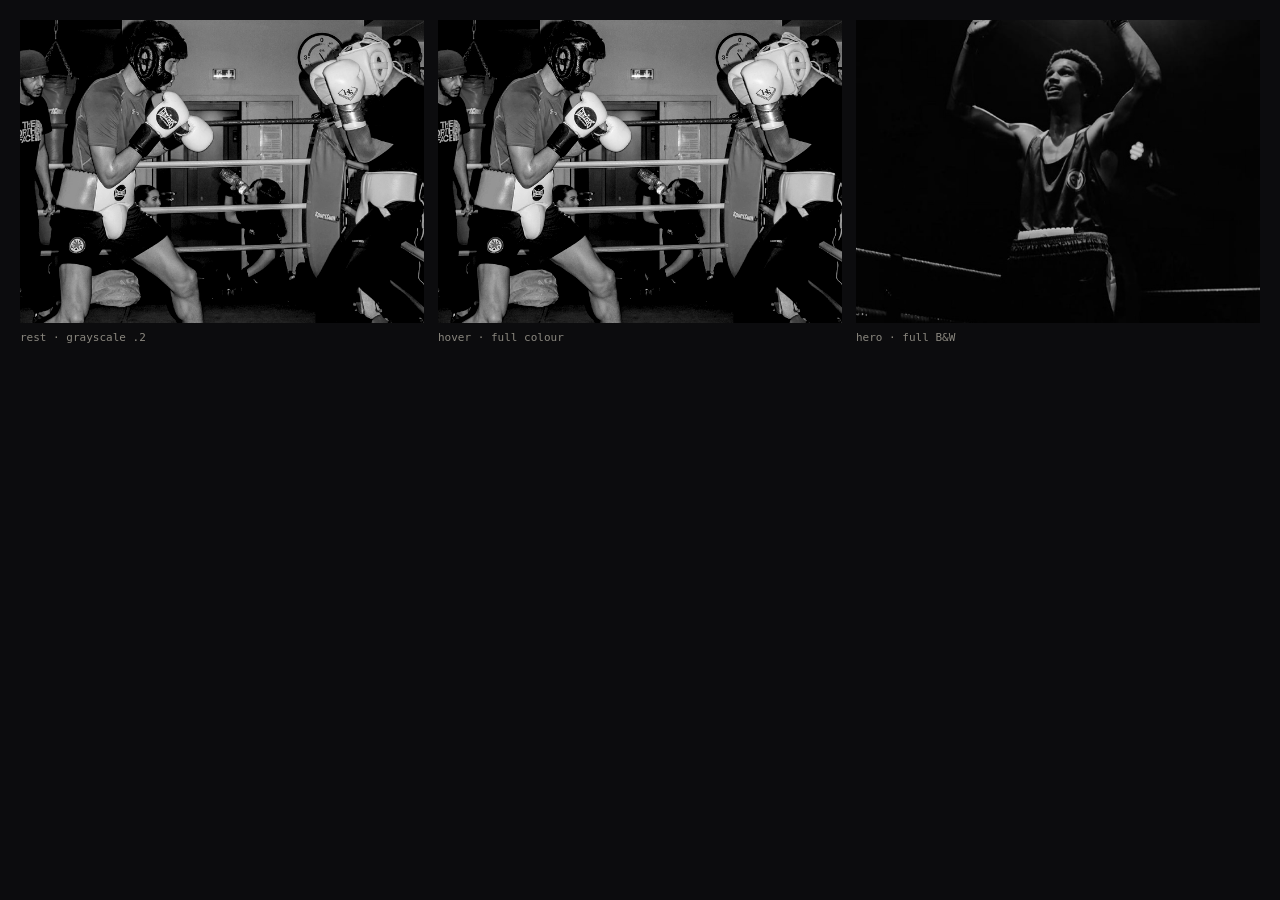
<file: guidelines/brand-imagery.html>
<!-- @dsCard group="Brand" viewport="700x230" subtitle="Desaturated at rest, warms to colour on hover; hero runs full B&W" name="Image treatment" -->
<!DOCTYPE html><html><head><meta charset="utf-8"><link rel="stylesheet" href="../styles.css">
<style>
  body{margin:0;background:var(--ga-bg);padding:20px;font-family:var(--font-text);}
  .row{display:flex;gap:14px;}
  figure{margin:0;flex:1;}
  .frame{aspect-ratio:4/3;background:var(--ga-surface);overflow:hidden;}
  .frame > div{width:100%;height:100%;background-size:cover;background-position:center;}
  figcaption{margin-top:8px;color:var(--ga-muted-2);font-size:11px;font-family:monospace;}
  .rest > div{filter:var(--img-rest);}
  .hover > div{filter:var(--img-hover);}
  .hero > div{filter:var(--img-hero);}
</style></head>
<body>
  <div class="row">
    <figure class="rest"><div class="frame"><div style="background-image:url('../assets/sparring.png')"></div></div><figcaption>rest · grayscale .2</figcaption></figure>
    <figure class="hover"><div class="frame"><div style="background-image:url('../assets/sparring.png')"></div></div><figcaption>hover · full colour</figcaption></figure>
    <figure class="hero"><div class="frame"><div style="background-image:url('../assets/victory-ring.png')"></div></div><figcaption>hero · full B&amp;W</figcaption></figure>
  </div>
</body></html>
</file>
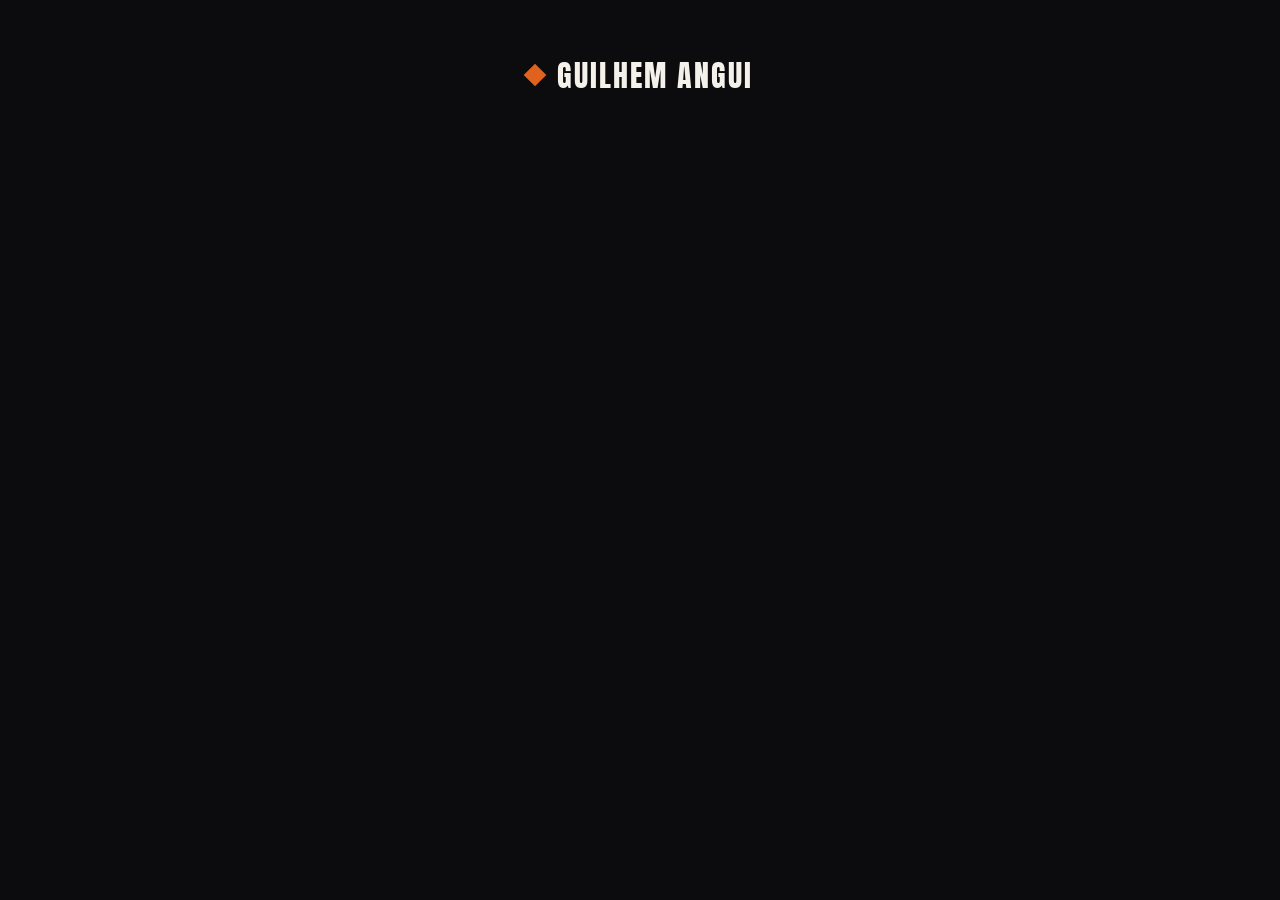
<file: guidelines/brand-logo.html>
<!-- @dsCard group="Brand" viewport="700x150" subtitle="The diamond + wordmark lockup" name="Logo lockup" -->
<!DOCTYPE html><html><head><meta charset="utf-8"><link rel="stylesheet" href="../styles.css">
<style>
  body{margin:0;background:var(--ga-bg);padding:0;font-family:var(--font-text);height:150px;display:flex;align-items:center;justify-content:center;gap:14px;}
  .d{width:16px;height:16px;background:var(--ga-accent);transform:rotate(45deg);}
  .wm{font-family:var(--font-display);font-size:30px;letter-spacing:2px;text-transform:uppercase;color:var(--ga-ink);}
</style></head>
<body>
  <span class="d"></span><span class="wm">Guilhem Angui</span>
</body></html>
</file>
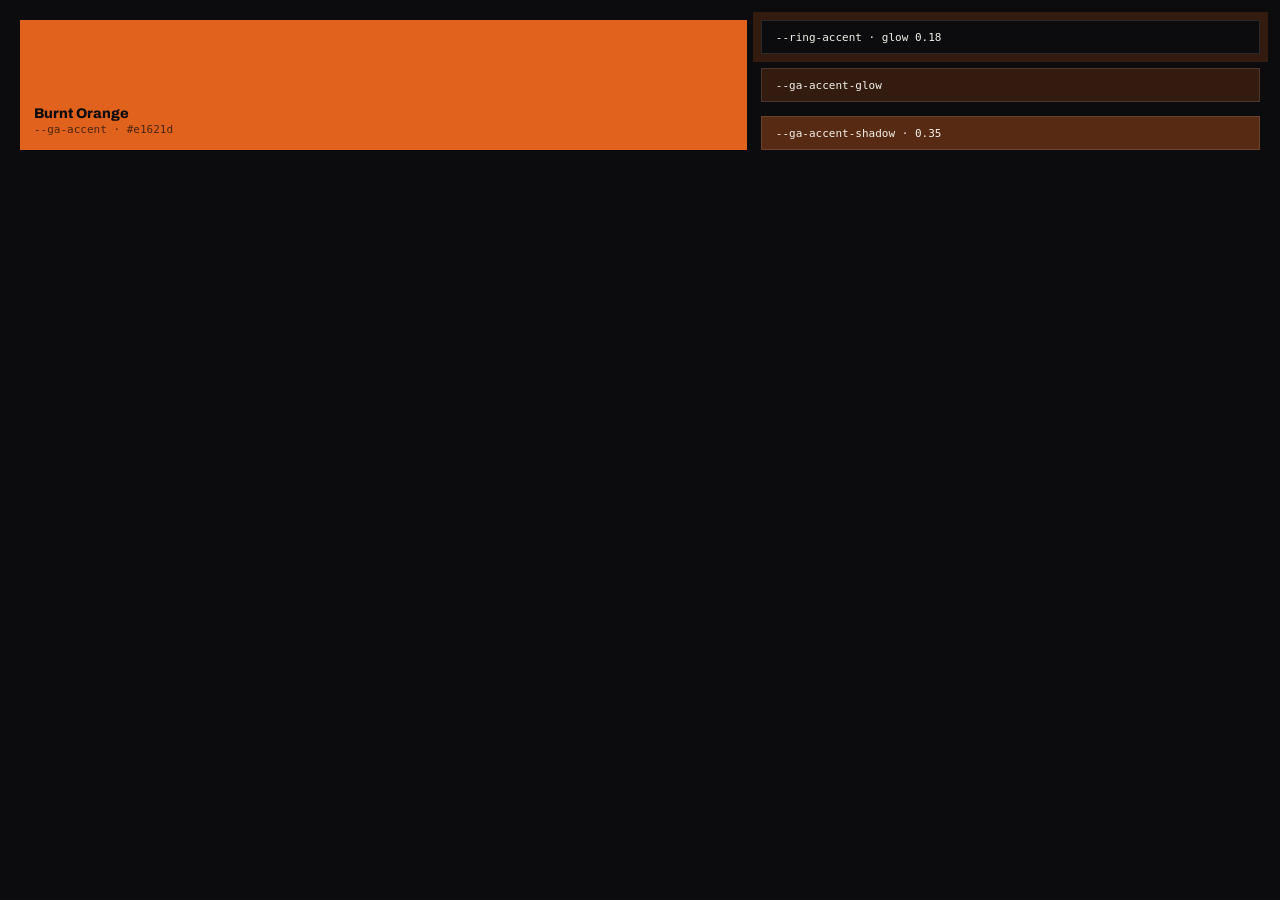
<file: guidelines/colors-accent.html>
<!-- @dsCard group="Colors" viewport="700x190" subtitle="One burnt-orange accent — the only chroma in the system" name="Accent" -->
<!DOCTYPE html><html><head><meta charset="utf-8"><link rel="stylesheet" href="../styles.css">
<style>
  body{margin:0;font-family:var(--font-text);background:var(--ga-bg);padding:20px;}
  .row{display:flex;gap:14px;align-items:stretch;}
  .big{flex:1.4;height:130px;background:var(--ga-accent);display:flex;flex-direction:column;justify-content:flex-end;padding:14px;}
  .big .n{color:#0c0c0e;font-size:14px;font-weight:800;}
  .big .h{color:#0c0c0e;opacity:.7;font-size:11px;font-family:monospace;margin-top:2px;}
  .stack{flex:1;display:flex;flex-direction:column;gap:14px;}
  .s{flex:1;border:1px solid var(--ga-line-2);display:flex;align-items:center;padding:0 14px;color:var(--ga-ink);font-size:11px;font-family:monospace;}
</style></head>
<body>
  <div class="row">
    <div class="big"><span class="n">Burnt Orange</span><span class="h">--ga-accent · #e1621d</span></div>
    <div class="stack">
      <div class="s" style="box-shadow:var(--ring-accent)">--ring-accent · glow 0.18</div>
      <div class="s" style="background:var(--ga-accent-glow)">--ga-accent-glow</div>
      <div class="s" style="background:var(--ga-accent-shadow)">--ga-accent-shadow · 0.35</div>
    </div>
  </div>
</body></html>
</file>
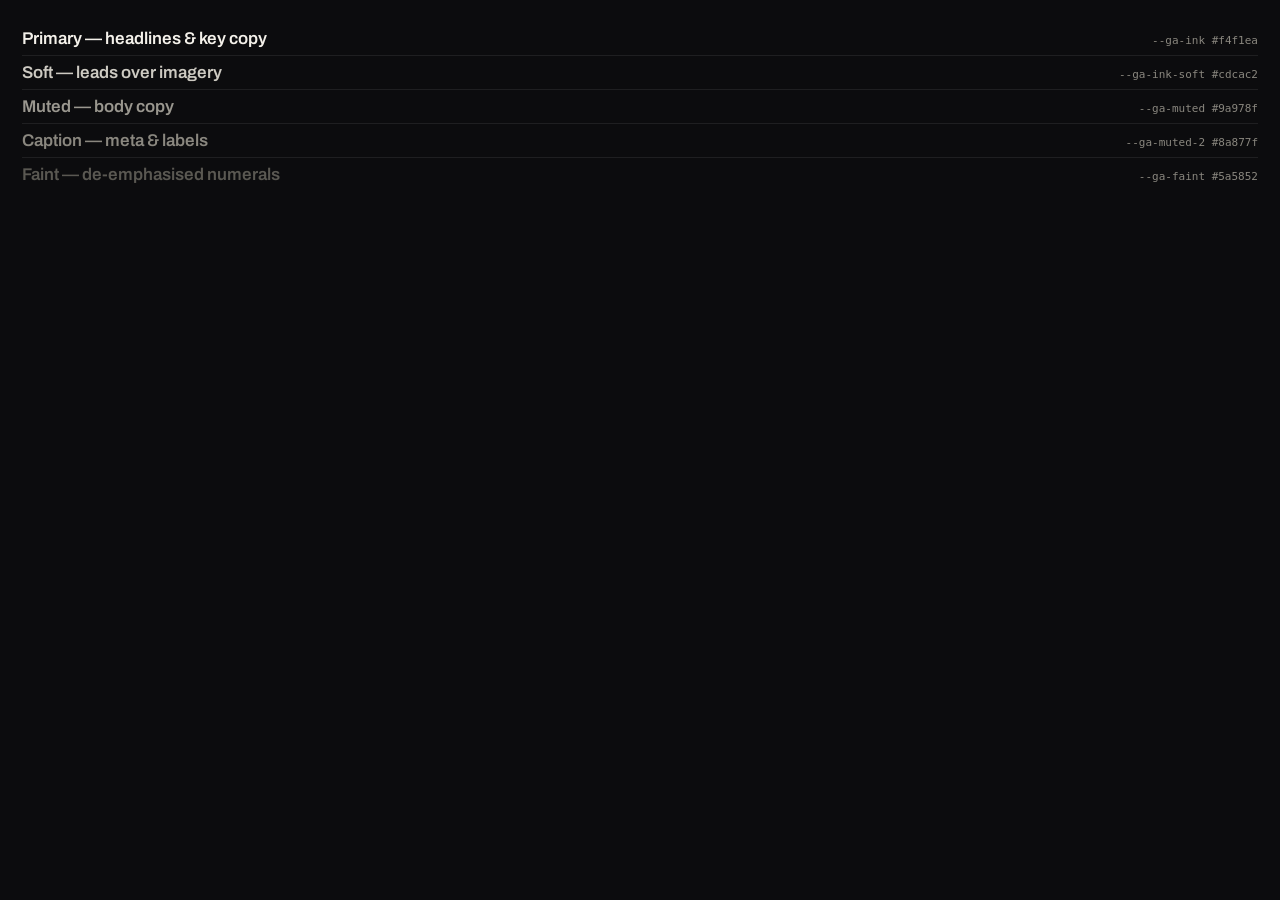
<file: guidelines/colors-ink.html>
<!-- @dsCard group="Colors" viewport="700x200" subtitle="Warm off-white to faint grey — text hierarchy on dark" name="Ink & text" -->
<!DOCTYPE html><html><head><meta charset="utf-8"><link rel="stylesheet" href="../styles.css">
<style>
  body{margin:0;font-family:var(--font-text);background:var(--ga-bg);padding:22px;}
  .line{display:flex;align-items:baseline;gap:16px;padding:7px 0;border-bottom:1px solid var(--ga-line);}
  .t{font-size:17px;font-weight:600;flex:1;}
  .h{font-family:monospace;font-size:11px;color:var(--ga-muted-2);}
</style></head>
<body>
  <div class="line"><span class="t" style="color:var(--ga-ink)">Primary — headlines & key copy</span><span class="h">--ga-ink #f4f1ea</span></div>
  <div class="line"><span class="t" style="color:var(--ga-ink-soft)">Soft — leads over imagery</span><span class="h">--ga-ink-soft #cdcac2</span></div>
  <div class="line"><span class="t" style="color:var(--ga-muted)">Muted — body copy</span><span class="h">--ga-muted #9a978f</span></div>
  <div class="line"><span class="t" style="color:var(--ga-muted-2)">Caption — meta & labels</span><span class="h">--ga-muted-2 #8a877f</span></div>
  <div class="line" style="border:none"><span class="t" style="color:var(--ga-faint)">Faint — de-emphasised numerals</span><span class="h">--ga-faint #5a5852</span></div>
</body></html>
</file>
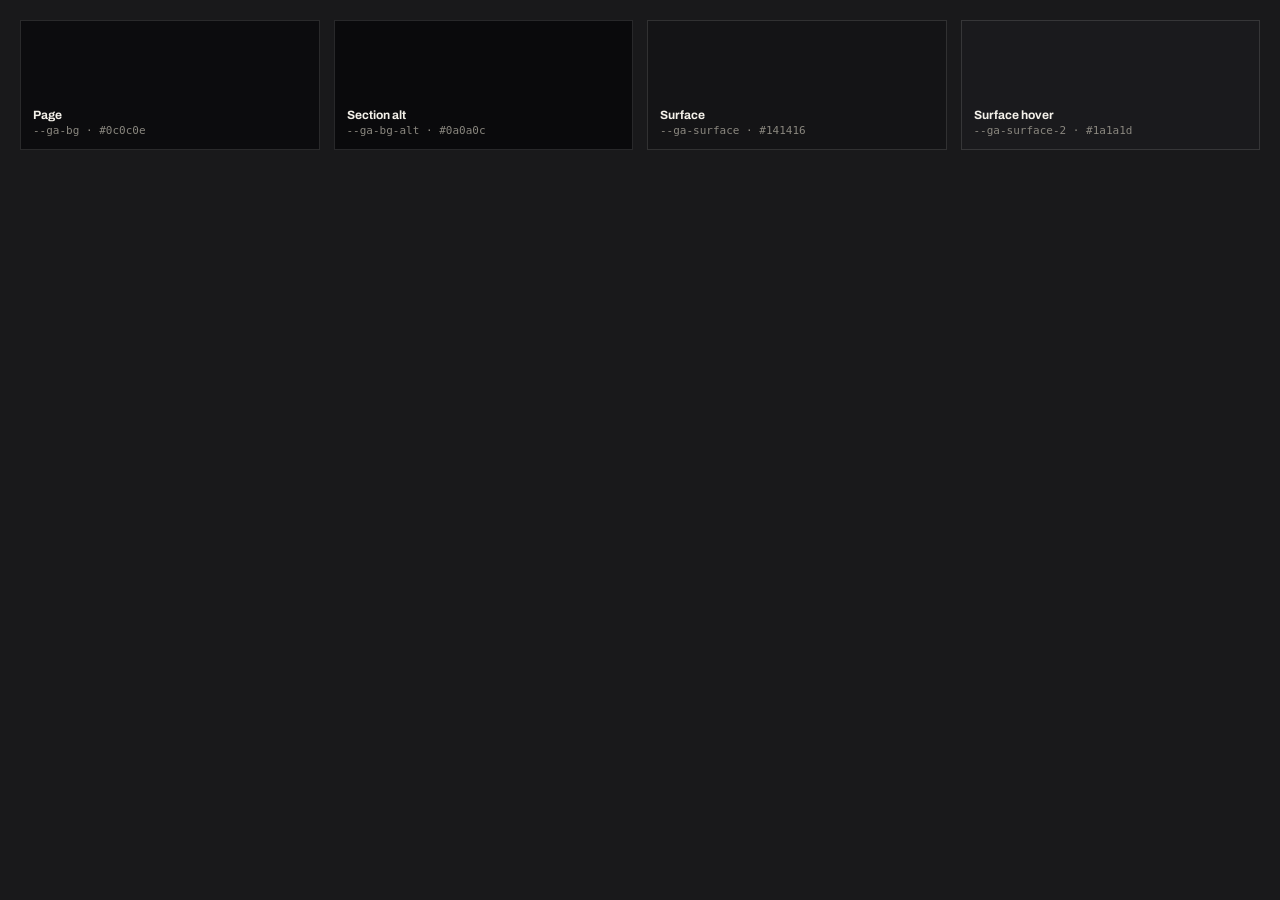
<file: guidelines/colors-surfaces.html>
<!-- @dsCard group="Colors" viewport="700x190" subtitle="Warm-tinted blacks — page, sections, cards" name="Surfaces" -->
<!DOCTYPE html><html><head><meta charset="utf-8"><link rel="stylesheet" href="../styles.css">
<style>
  body{margin:0;font-family:var(--font-text);background:#19191b;padding:20px;}
  .row{display:flex;gap:14px;}
  .sw{flex:1;height:130px;border:1px solid var(--ga-line-2);display:flex;flex-direction:column;justify-content:flex-end;padding:12px;}
  .n{color:var(--ga-ink);font-size:12px;font-weight:700;}
  .h{color:var(--ga-muted-2);font-size:11px;font-family:monospace;margin-top:2px;}
</style></head>
<body>
  <div class="row">
    <div class="sw" style="background:var(--ga-bg)"><span class="n">Page</span><span class="h">--ga-bg · #0c0c0e</span></div>
    <div class="sw" style="background:var(--ga-bg-alt)"><span class="n">Section alt</span><span class="h">--ga-bg-alt · #0a0a0c</span></div>
    <div class="sw" style="background:var(--ga-surface)"><span class="n">Surface</span><span class="h">--ga-surface · #141416</span></div>
    <div class="sw" style="background:var(--ga-surface-2)"><span class="n">Surface hover</span><span class="h">--ga-surface-2 · #1a1a1d</span></div>
  </div>
</body></html>
</file>
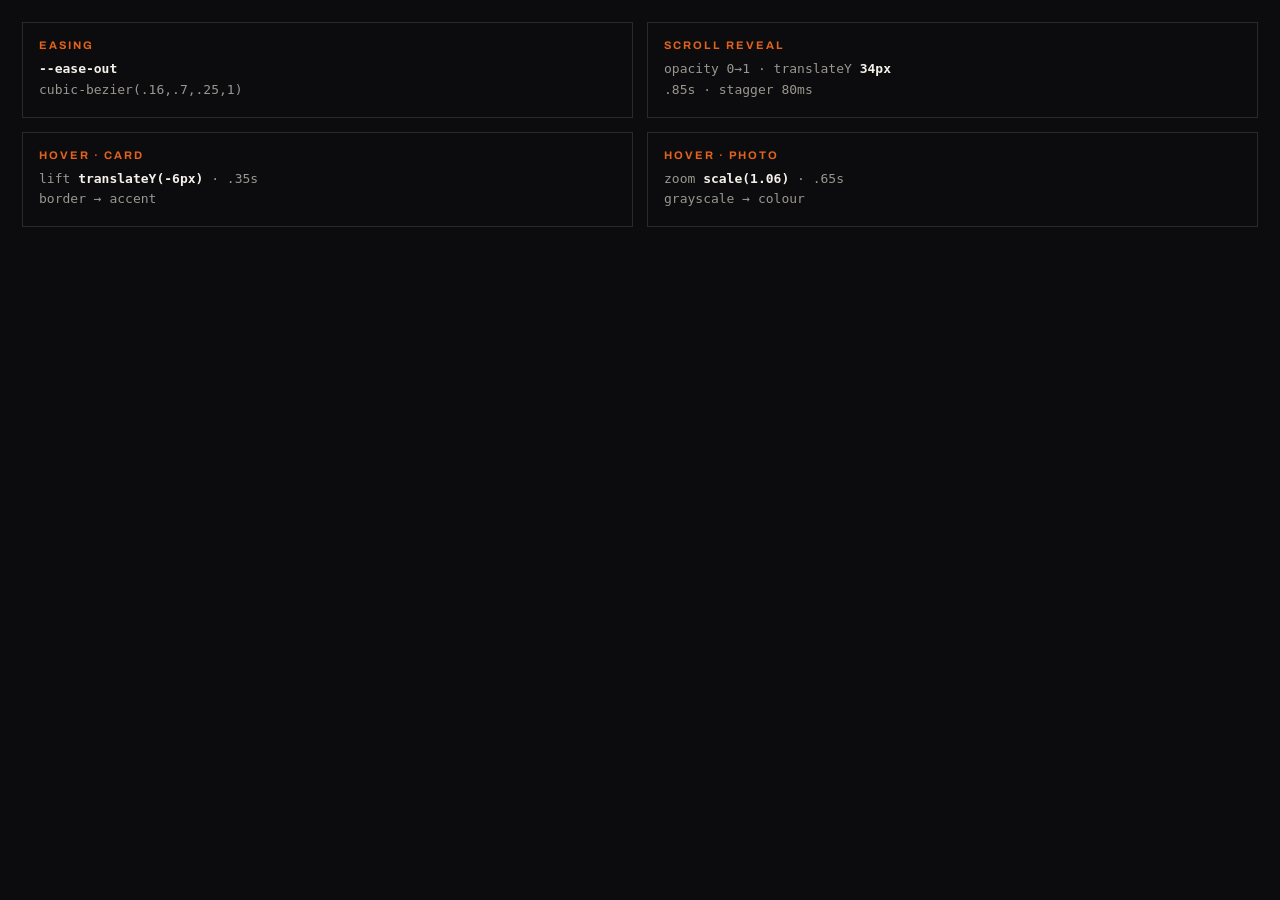
<file: guidelines/motion.html>
<!-- @dsCard group="Brand" viewport="700x180" subtitle="One easing curve; quick hovers, generous scroll reveals" name="Motion" -->
<!DOCTYPE html><html><head><meta charset="utf-8"><link rel="stylesheet" href="../styles.css">
<style>
  body{margin:0;background:var(--ga-bg);padding:22px;font-family:var(--font-text);color:var(--ga-ink);}
  .grid{display:grid;grid-template-columns:1fr 1fr;gap:14px;}
  .c{border:1px solid var(--ga-line-2);padding:16px;}
  .k{font-size:11px;letter-spacing:2px;text-transform:uppercase;color:var(--ga-accent);font-weight:700;margin-bottom:8px;}
  .v{font-size:13px;color:var(--ga-muted);font-family:monospace;line-height:1.6;}
  b{color:var(--ga-ink);}
</style></head>
<body>
  <div class="grid">
    <div class="c"><div class="k">Easing</div><div class="v"><b>--ease-out</b><br>cubic-bezier(.16,.7,.25,1)</div></div>
    <div class="c"><div class="k">Scroll reveal</div><div class="v">opacity 0→1 · translateY <b>34px</b><br>.85s · stagger 80ms</div></div>
    <div class="c"><div class="k">Hover · card</div><div class="v">lift <b>translateY(-6px)</b> · .35s<br>border → accent</div></div>
    <div class="c"><div class="k">Hover · photo</div><div class="v">zoom <b>scale(1.06)</b> · .65s<br>grayscale → colour</div></div>
  </div>
</body></html>
</file>
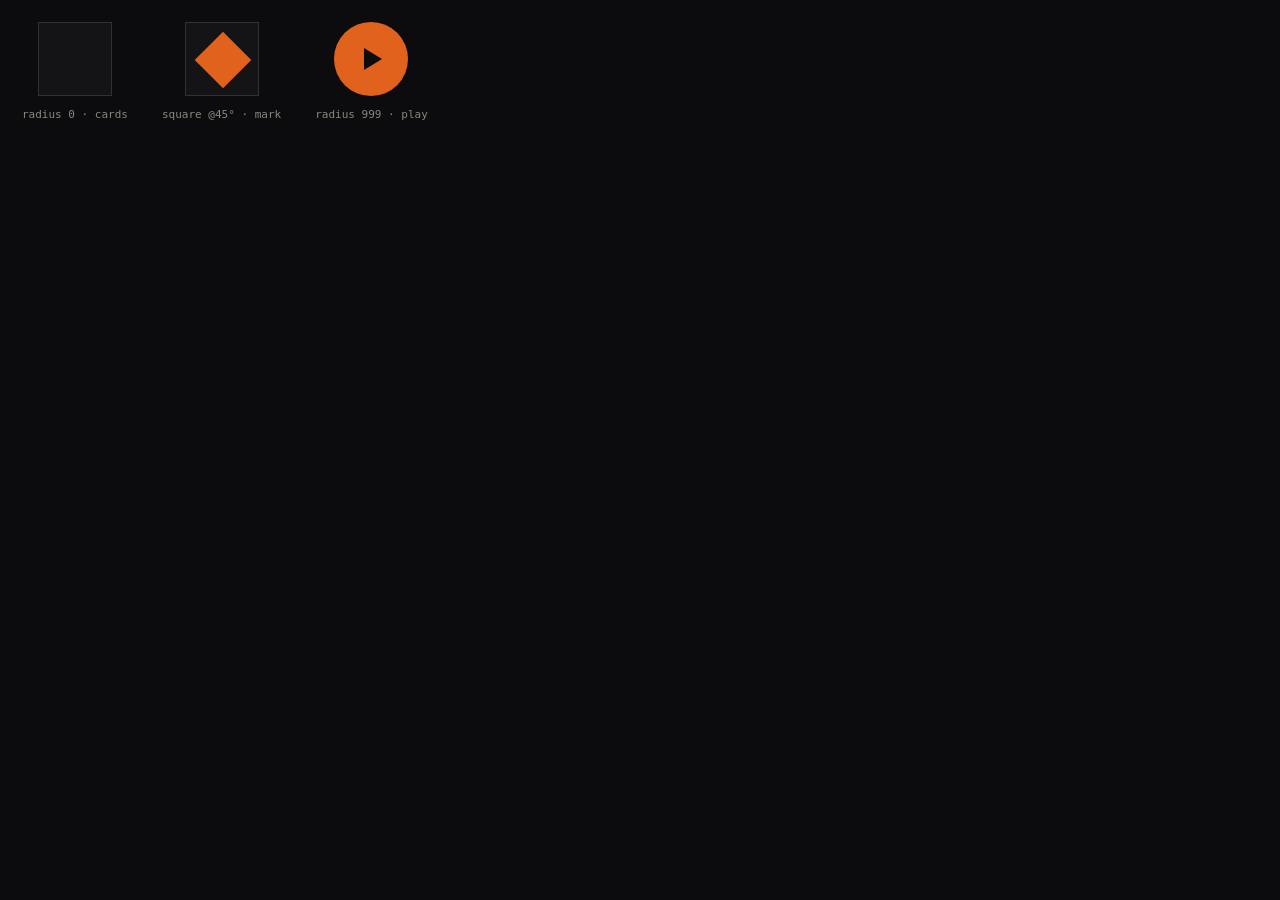
<file: guidelines/radii-marks.html>
<!-- @dsCard group="Spacing" viewport="700x170" subtitle="Sharp corners everywhere; the only curve is a full circle" name="Radii & marks" -->
<!DOCTYPE html><html><head><meta charset="utf-8"><link rel="stylesheet" href="../styles.css">
<style>
  body{margin:0;background:var(--ga-bg);padding:22px;font-family:var(--font-text);display:flex;align-items:center;gap:34px;}
  .item{display:flex;flex-direction:column;align-items:center;gap:12px;color:var(--ga-muted-2);font-size:11px;font-family:monospace;}
  .box{width:74px;height:74px;background:var(--ga-surface);border:1px solid var(--ga-line-2);}
  .diamond{width:40px;height:40px;background:var(--ga-accent);transform:rotate(45deg);margin:17px;}
  .circle{width:74px;height:74px;border-radius:50%;background:var(--ga-accent);display:flex;align-items:center;justify-content:center;}
  .play{width:0;height:0;border-style:solid;border-width:11px 0 11px 18px;border-color:transparent transparent transparent #0c0c0e;margin-left:4px;}
</style></head>
<body>
  <div class="item"><div class="box"></div>radius 0 · cards</div>
  <div class="item"><div class="box"><div class="diamond"></div></div>square @45° · mark</div>
  <div class="item"><div class="circle"><div class="play"></div></div>radius 999 · play</div>
</body></html>
</file>
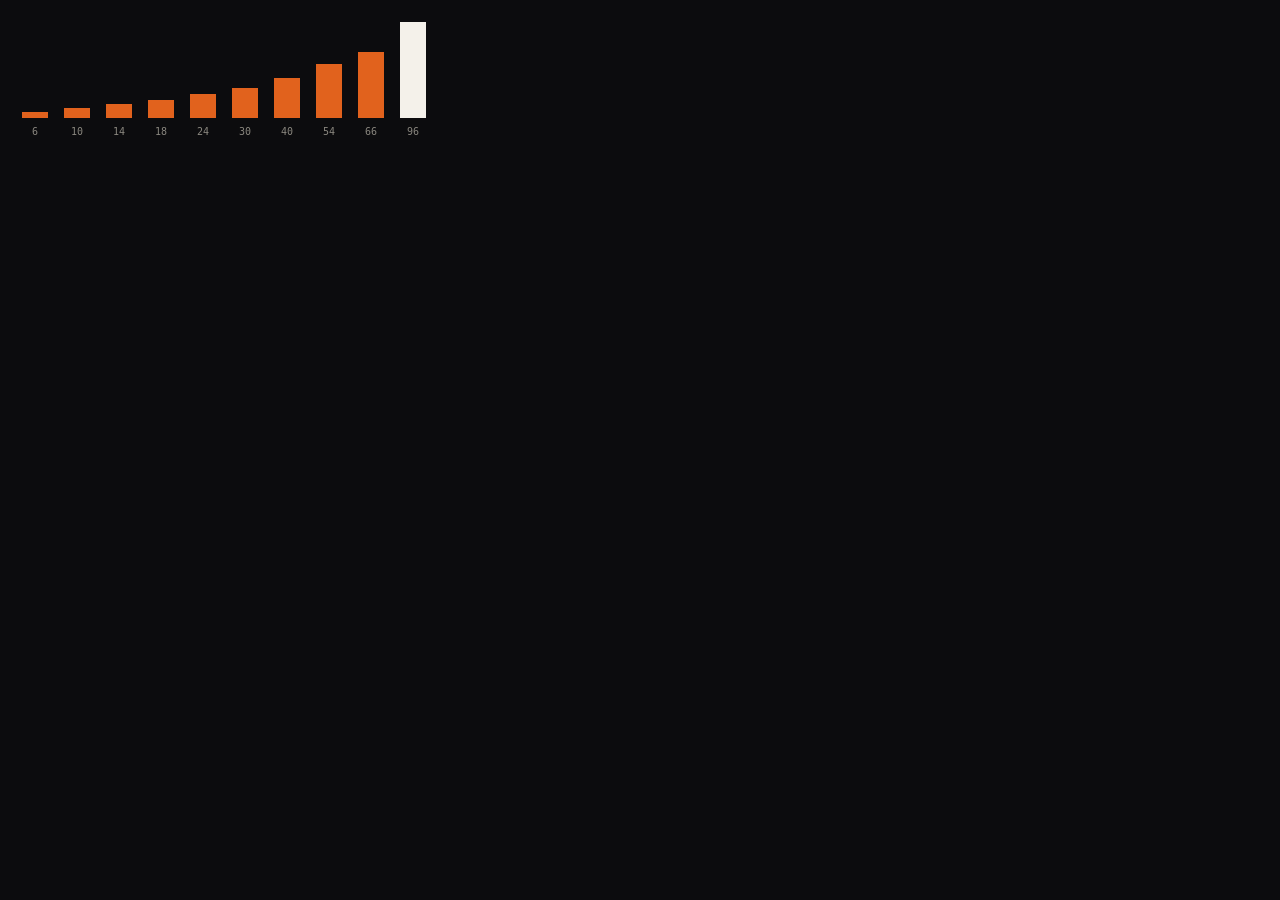
<file: guidelines/spacing-scale.html>
<!-- @dsCard group="Spacing" viewport="700x160" subtitle="6 → 96px rhythm; 14px is the default grid gap" name="Spacing scale" -->
<!DOCTYPE html><html><head><meta charset="utf-8"><link rel="stylesheet" href="../styles.css">
<style>
  body{margin:0;background:var(--ga-bg);padding:22px;font-family:var(--font-text);display:flex;align-items:flex-end;gap:16px;}
  .b{display:flex;flex-direction:column;align-items:center;gap:8px;color:var(--ga-muted-2);font-size:10px;font-family:monospace;}
  .bar{width:26px;background:var(--ga-accent);}
</style></head>
<body>
  <div class="b"><div class="bar" style="height:6px"></div>6</div>
  <div class="b"><div class="bar" style="height:10px"></div>10</div>
  <div class="b"><div class="bar" style="height:14px"></div>14</div>
  <div class="b"><div class="bar" style="height:18px"></div>18</div>
  <div class="b"><div class="bar" style="height:24px"></div>24</div>
  <div class="b"><div class="bar" style="height:30px"></div>30</div>
  <div class="b"><div class="bar" style="height:40px"></div>40</div>
  <div class="b"><div class="bar" style="height:54px"></div>54</div>
  <div class="b"><div class="bar" style="height:66px"></div>66</div>
  <div class="b"><div class="bar" style="height:96px;background:var(--ga-ink)"></div>96</div>
</body></html>
</file>
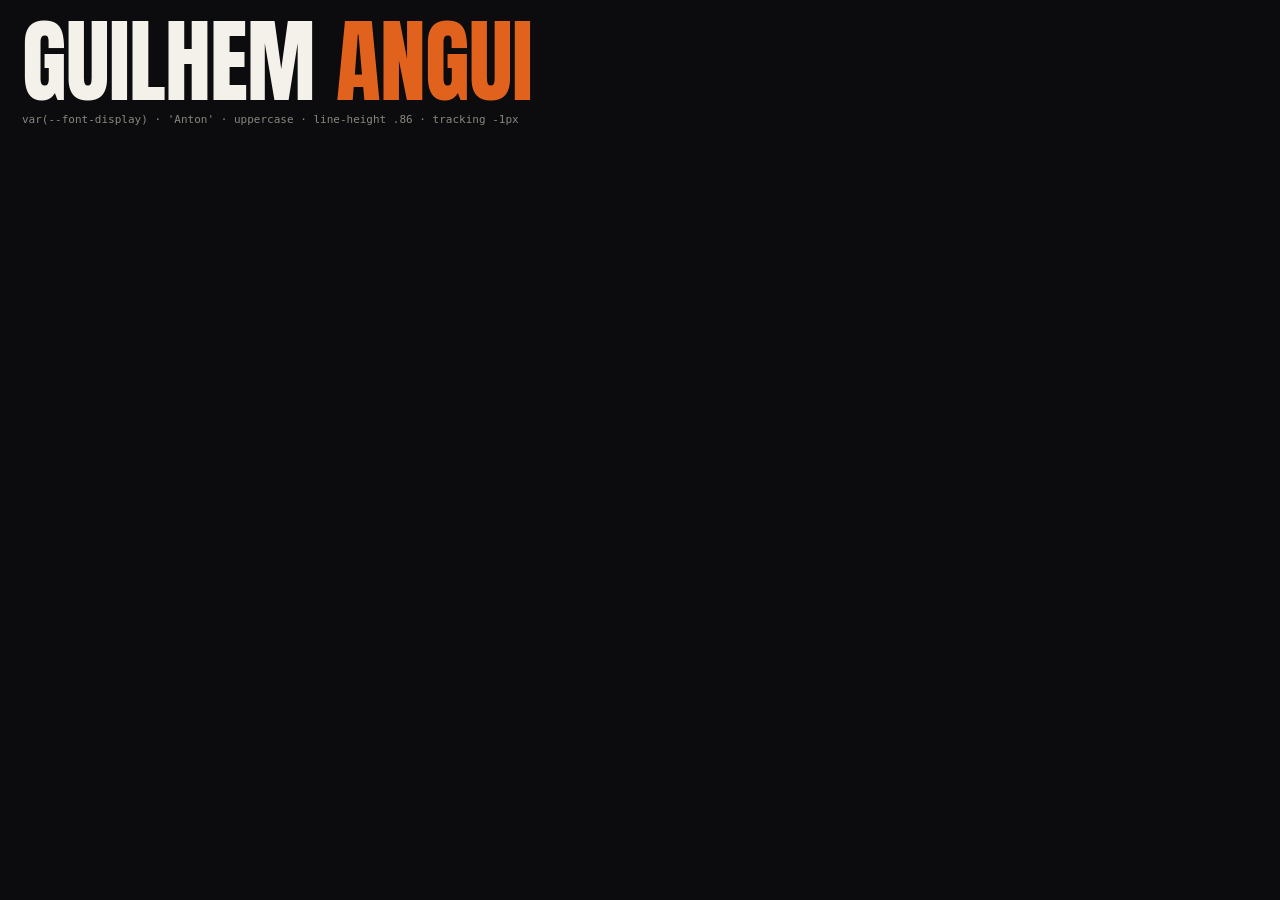
<file: guidelines/type-display.html>
<!-- @dsCard group="Type" viewport="700x210" subtitle="Anton — heavy condensed display, always uppercase" name="Display / Anton" -->
<!DOCTYPE html><html><head><meta charset="utf-8"><link rel="stylesheet" href="../styles.css">
<style>
  body{margin:0;background:var(--ga-bg);padding:22px;font-family:var(--font-text);}
  .big{font-family:var(--font-display);color:var(--ga-ink);font-size:92px;line-height:.86;text-transform:uppercase;letter-spacing:-1px;}
  .big span{color:var(--ga-accent);}
  .meta{margin-top:12px;color:var(--ga-muted-2);font-size:11px;font-family:monospace;}
</style></head>
<body>
  <div class="big">Guilhem <span>Angui</span></div>
  <div class="meta">var(--font-display) · 'Anton' · uppercase · line-height .86 · tracking -1px</div>
</body></html>
</file>
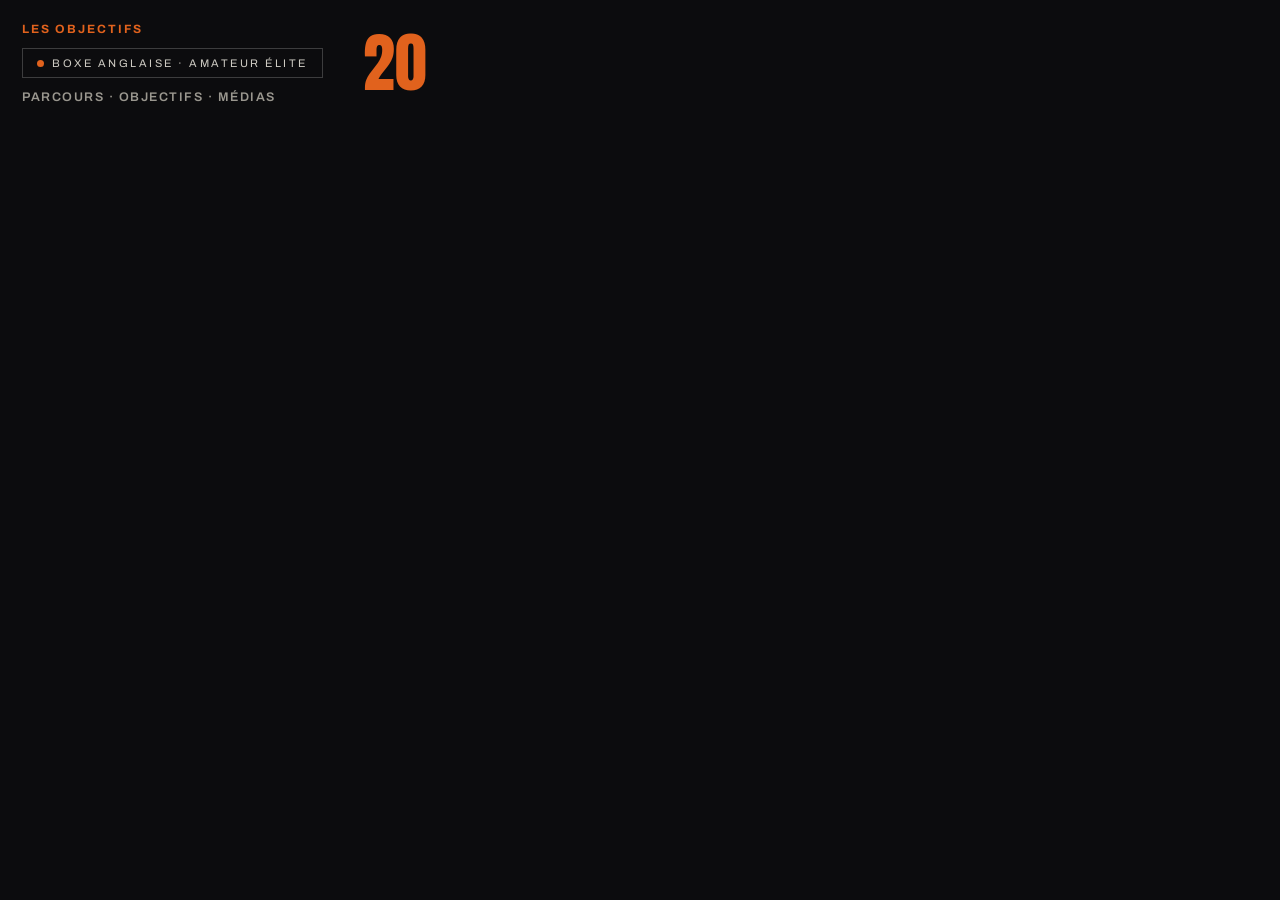
<file: guidelines/type-labels.html>
<!-- @dsCard group="Type" viewport="700x150" subtitle="Uppercase tracked eyebrows & the record numeral" name="Labels & numerals" -->
<!DOCTYPE html><html><head><meta charset="utf-8"><link rel="stylesheet" href="../styles.css">
<style>
  body{margin:0;background:var(--ga-bg);padding:22px;font-family:var(--font-text);display:flex;align-items:center;gap:40px;}
  .labels{display:flex;flex-direction:column;gap:12px;}
  .ey{font-size:12px;letter-spacing:2px;text-transform:uppercase;color:var(--ga-accent);font-weight:700;}
  .nav{font-size:12.5px;letter-spacing:1.5px;text-transform:uppercase;color:var(--ga-muted);font-weight:600;}
  .badge{display:inline-flex;align-items:center;gap:8px;border:1px solid var(--ga-line-3);padding:8px 14px;font-size:11px;letter-spacing:2.5px;text-transform:uppercase;color:var(--ga-ink-soft);}
  .dot{width:7px;height:7px;border-radius:50%;background:var(--ga-accent);}
  .num{font-family:var(--font-display);font-size:64px;line-height:1;color:var(--ga-accent);}
</style></head>
<body>
  <div class="labels">
    <span class="ey">Les Objectifs</span>
    <span class="badge"><span class="dot"></span>Boxe Anglaise · Amateur Élite</span>
    <span class="nav">Parcours · Objectifs · Médias</span>
  </div>
  <div class="num">20</div>
</body></html>
</file>
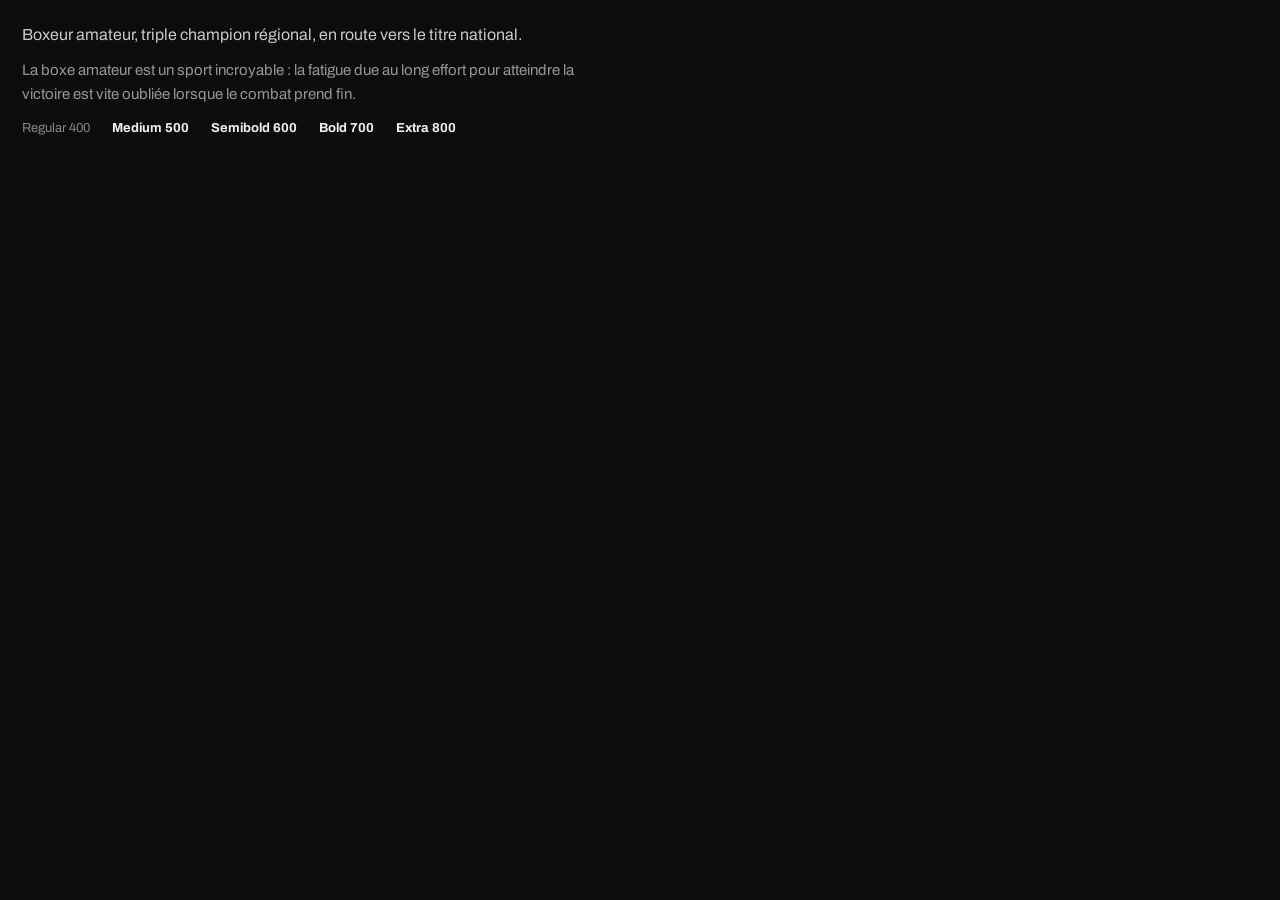
<file: guidelines/type-text.html>
<!-- @dsCard group="Type" viewport="700x230" subtitle="Archivo — grotesque for everything readable" name="Text / Archivo" -->
<!DOCTYPE html><html><head><meta charset="utf-8"><link rel="stylesheet" href="../styles.css">
<style>
  body{margin:0;background:var(--ga-bg);padding:22px;font-family:var(--font-text);color:var(--ga-ink);}
  .lead{font-size:16px;line-height:1.6;color:var(--ga-ink-soft);max-width:560px;}
  .body{font-size:15px;line-height:1.65;color:var(--ga-muted);max-width:560px;margin-top:10px;}
  .w{display:flex;gap:22px;margin-top:14px;color:var(--ga-muted-2);font-size:13px;}
  .w b{color:var(--ga-ink);}
</style></head>
<body>
  <div class="lead">Boxeur amateur, triple champion régional, en route vers le titre national.</div>
  <div class="body">La boxe amateur est un sport incroyable : la fatigue due au long effort pour atteindre la victoire est vite oubliée lorsque le combat prend fin.</div>
  <div class="w"><span style="font-weight:400">Regular 400</span><span style="font-weight:500"><b>Medium 500</b></span><span style="font-weight:600"><b>Semibold 600</b></span><span style="font-weight:700"><b>Bold 700</b></span><span style="font-weight:800"><b>Extra 800</b></span></div>
</body></html>
</file>
<file: styles.css>
/* ============================================================
   GUILHEM ANGUI — Design System
   Single entry point. Consumers link THIS file only.
   Contains @import lines exclusively.
   ============================================================ */
@import "tokens/fonts.css";
@import "tokens/colors.css";
@import "tokens/typography.css";
@import "tokens/spacing.css";
@import "tokens/effects.css";
@import "layout.css";
</file>
